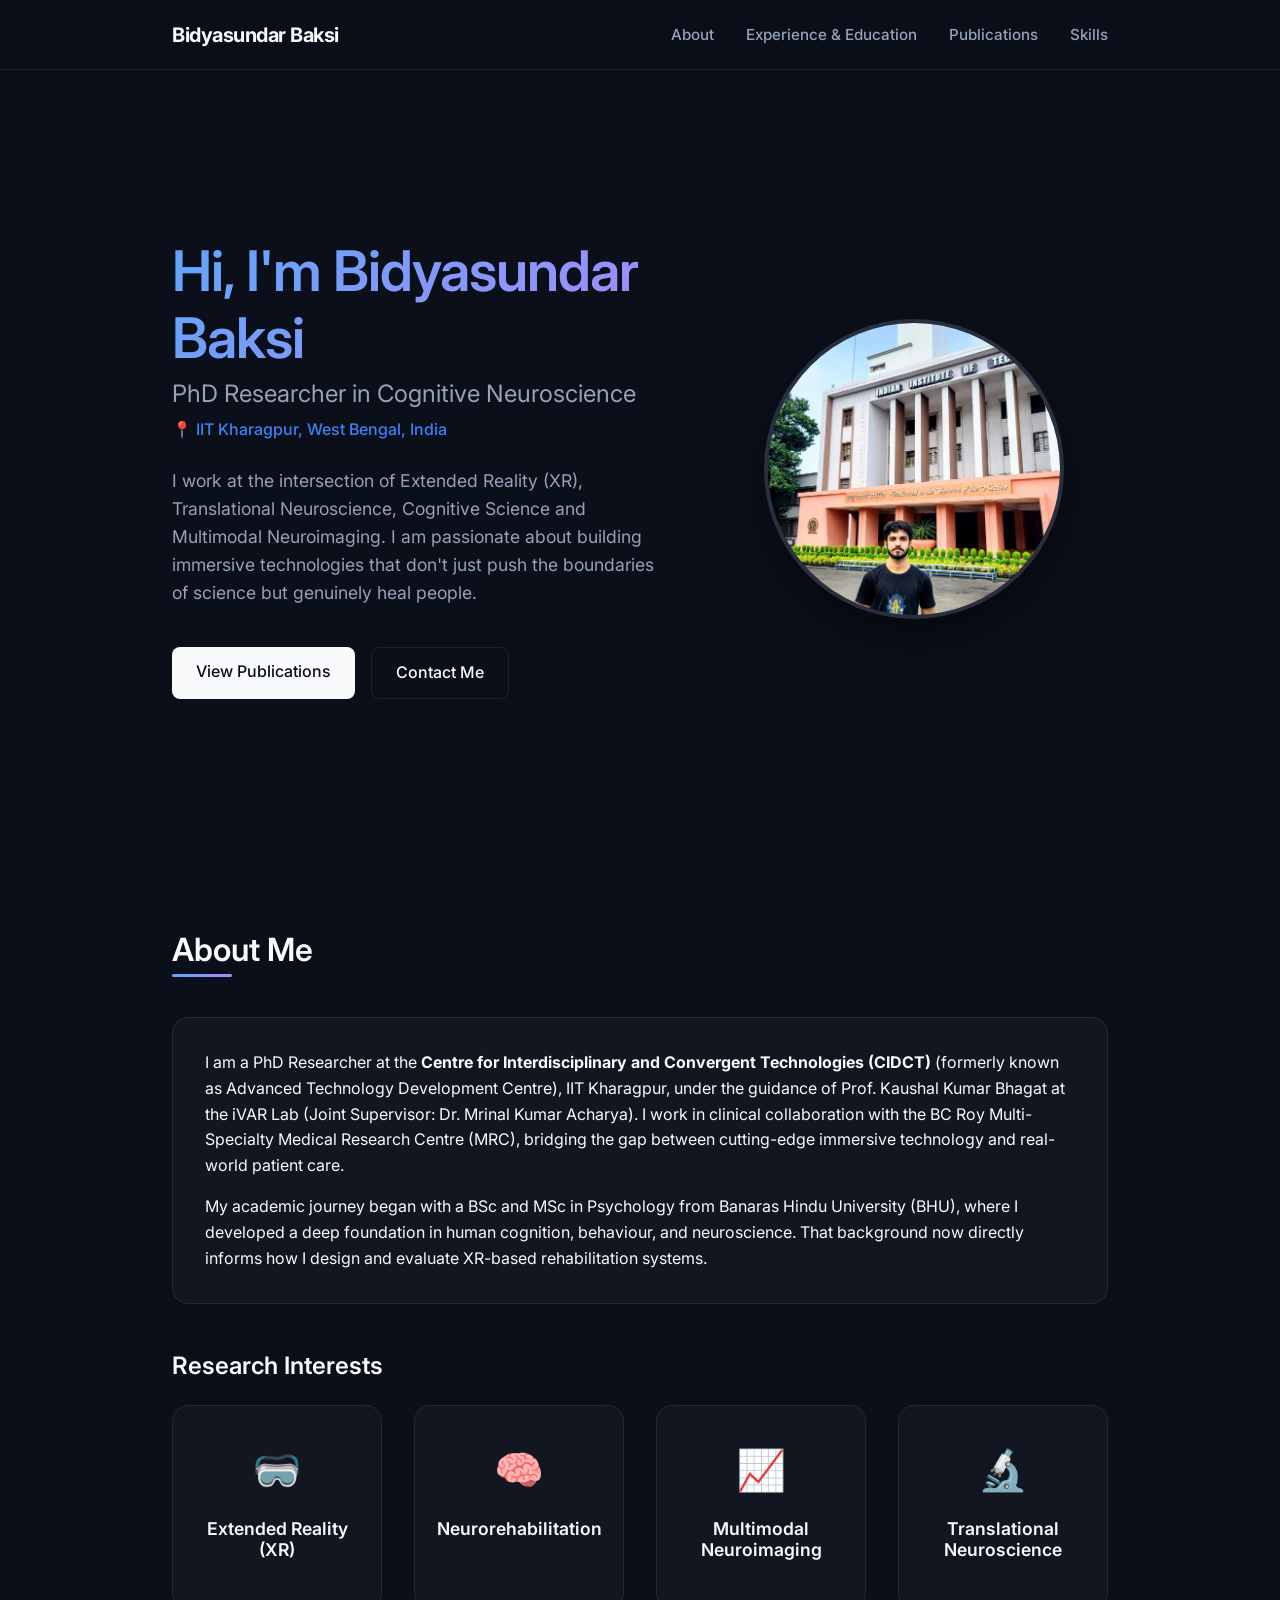
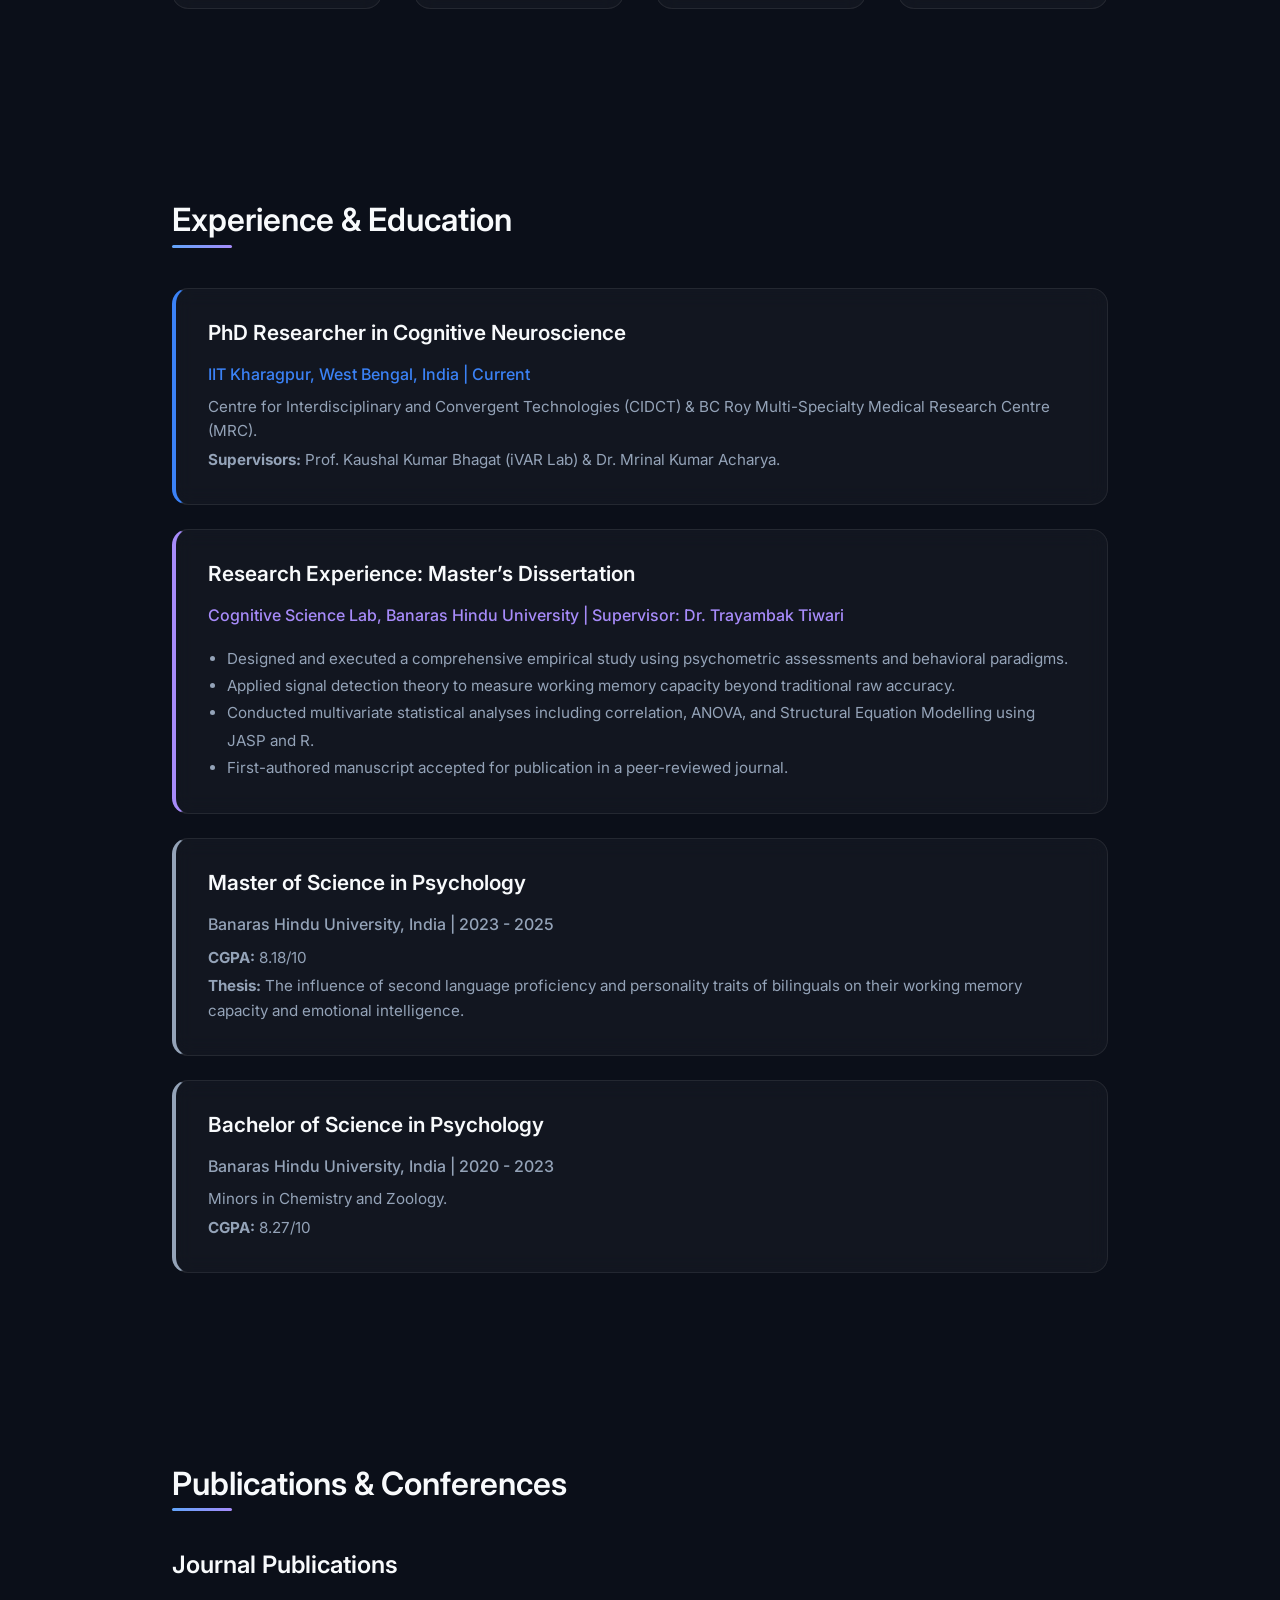
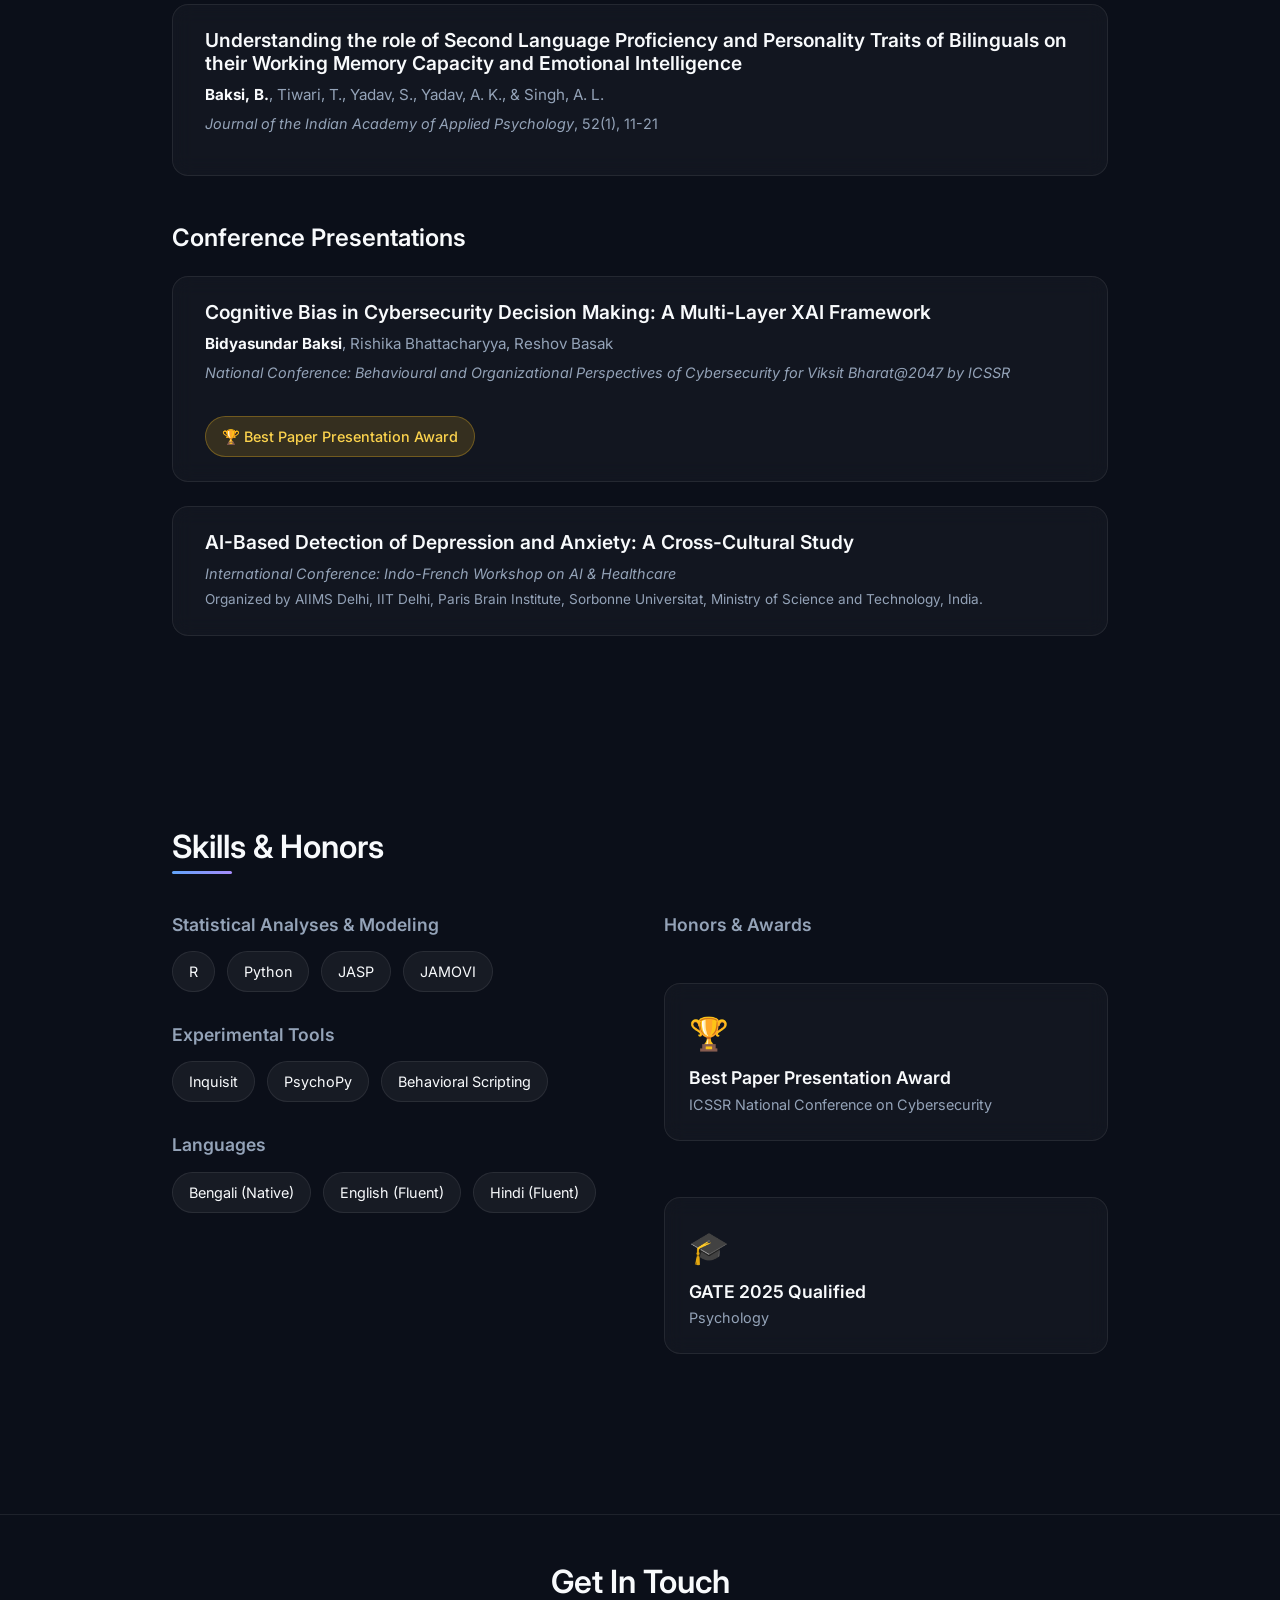
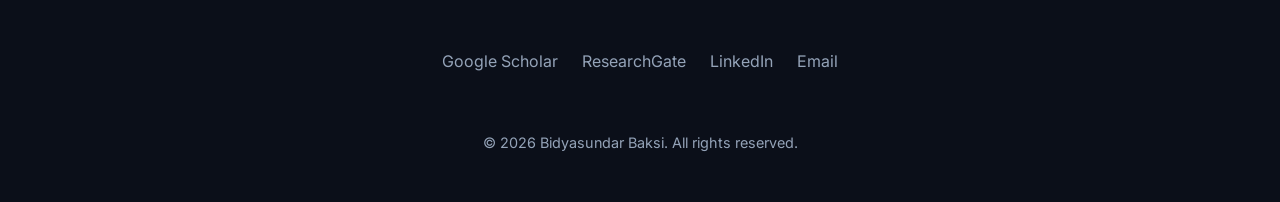
<file: index.html>
<!DOCTYPE html>
<html lang="en">
<head>
    <meta charset="UTF-8">
    <meta name="viewport" content="width=device-width, initial-scale=1.0">
    <title>Bidyasundar Baksi - Academic Portfolio</title>
    <link rel="stylesheet" href="styles.css">
    <!-- Google Fonts -->
    <link rel="preconnect" href="https://fonts.googleapis.com">
    <link rel="preconnect" href="https://fonts.gstatic.com" crossorigin>
    <link href="https://fonts.googleapis.com/css2?family=Inter:wght@300;400;500;600;700&display=swap" rel="stylesheet">
</head>
<body>
    <nav class="navbar">
        <div class="nav-content">
            <a href="#" class="logo">Bidyasundar Baksi</a>
            <ul class="nav-links">
                <li><a href="#about">About</a></li>
                <li><a href="#experience">Experience & Education</a></li>
                <li><a href="#publications">Publications</a></li>
                <li><a href="#skills">Skills</a></li>
            </ul>
        </div>
    </nav>

    <main>
        <!-- Hero Section -->
        <section id="hero" class="hero-section fade-in">
            <div class="hero-content">
                <h1 class="gradient-text">Hi, I'm Bidyasundar Baksi</h1>
                <h2 class="subtitle" style="margin-bottom: 0.5rem;">PhD Researcher in Cognitive Neuroscience</h2>
                <p style="color: var(--accent-color); font-weight: 500; margin-bottom: 1.5rem;">📍 IIT Kharagpur, West Bengal, India</p>
                <p class="bio">I work at the intersection of Extended Reality (XR), Translational Neuroscience, Cognitive Science and Multimodal Neuroimaging. I am passionate about building immersive technologies that don't just push the boundaries of science but genuinely heal people.</p>
                <div class="hero-actions">
                    <a href="#publications" class="btn btn-primary">View Publications</a>
                    <a href="#contact" class="btn btn-secondary">Contact Me</a>
                </div>
            </div>
            <!-- Profile Image -->
            <div class="hero-image">
                <!-- Place your photo in the same folder and make sure it is named 'profile.jpg' -->
                <img src="profile.jpg" alt="Bidyasundar Baksi" class="profile-img">
            </div>
        </section>

        <!-- About Section -->
        <section id="about" class="section">
            <h2 class="section-title fade-in">About Me</h2>
            <div class="glass-card fade-in" style="margin-bottom: 3rem;">
                <p style="margin-bottom: 1rem;">I am a PhD Researcher at the <strong>Centre for Interdisciplinary and Convergent Technologies (CIDCT)</strong> (formerly known as Advanced Technology Development Centre), IIT Kharagpur, under the guidance of Prof. Kaushal Kumar Bhagat at the iVAR Lab (Joint Supervisor: Dr. Mrinal Kumar Acharya). I work in clinical collaboration with the BC Roy Multi-Specialty Medical Research Centre (MRC), bridging the gap between cutting-edge immersive technology and real-world patient care.</p>
                <p>My academic journey began with a BSc and MSc in Psychology from Banaras Hindu University (BHU), where I developed a deep foundation in human cognition, behaviour, and neuroscience. That background now directly informs how I design and evaluate XR-based rehabilitation systems.</p>
            </div>
            
            <h3 class="fade-in" style="margin-bottom: 1.5rem; color: var(--text-primary); font-size: 1.5rem;">Research Interests</h3>
            <div class="grid cards-grid">
                <div class="card glass-card fade-in" style="text-align: center; padding: 2rem 1rem;">
                    <div class="card-icon">🥽</div>
                    <h3 style="font-size: 1.1rem;">Extended Reality (XR)</h3>
                </div>
                <div class="card glass-card fade-in" style="text-align: center; padding: 2rem 1rem;">
                    <div class="card-icon">🧠</div>
                    <h3 style="font-size: 1.1rem;">Neurorehabilitation</h3>
                </div>
                <div class="card glass-card fade-in" style="text-align: center; padding: 2rem 1rem;">
                    <div class="card-icon">📈</div>
                    <h3 style="font-size: 1.1rem;">Multimodal Neuroimaging</h3>
                </div>
                <div class="card glass-card fade-in" style="text-align: center; padding: 2rem 1rem;">
                    <div class="card-icon">🔬</div>
                    <h3 style="font-size: 1.1rem;">Translational Neuroscience</h3>
                </div>
            </div>
        </section>

        <!-- Experience & Education -->
        <section id="experience" class="section">
            <h2 class="section-title fade-in">Experience & Education</h2>
            
            <div class="timeline">
                <!-- PhD -->
                <div class="glass-card fade-in" style="margin-bottom: 1.5rem; border-left: 4px solid var(--accent-color);">
                    <h3 style="color: var(--text-primary); font-size: 1.3rem;">PhD Researcher in Cognitive Neuroscience</h3>
                    <p style="color: var(--accent-color); font-weight: 500; margin-bottom: 0.5rem;">IIT Kharagpur, West Bengal, India | Current</p>
                    <p style="color: var(--text-secondary); font-size: 0.95rem; margin-bottom: 0.25rem;">Centre for Interdisciplinary and Convergent Technologies (CIDCT) & BC Roy Multi-Specialty Medical Research Centre (MRC).</p>
                    <p style="color: var(--text-secondary); font-size: 0.95rem;"><strong>Supervisors:</strong> Prof. Kaushal Kumar Bhagat (iVAR Lab) & Dr. Mrinal Kumar Acharya.</p>
                </div>

                <!-- Master's Dissertation -->
                <div class="glass-card fade-in" style="margin-bottom: 1.5rem; border-left: 4px solid #A78BFA;">
                    <h3 style="color: var(--text-primary); font-size: 1.3rem;">Research Experience: Master’s Dissertation</h3>
                    <p style="color: #A78BFA; font-weight: 500; margin-bottom: 0.5rem;">Cognitive Science Lab, Banaras Hindu University | Supervisor: Dr. Trayambak Tiwari</p>
                    <ul style="margin-top: 1rem; padding-left: 1.2rem; color: var(--text-secondary); font-size: 0.95rem; line-height: 1.8;">
                        <li>Designed and executed a comprehensive empirical study using psychometric assessments and behavioral paradigms.</li>
                        <li>Applied signal detection theory to measure working memory capacity beyond traditional raw accuracy.</li>
                        <li>Conducted multivariate statistical analyses including correlation, ANOVA, and Structural Equation Modelling using JASP and R.</li>
                        <li>First-authored manuscript accepted for publication in a peer-reviewed journal.</li>
                    </ul>
                </div>

                <!-- MSc -->
                <div class="glass-card fade-in" style="margin-bottom: 1.5rem; border-left: 4px solid var(--text-secondary);">
                    <h3 style="color: var(--text-primary); font-size: 1.3rem;">Master of Science in Psychology</h3>
                    <p style="color: var(--text-secondary); font-weight: 500; margin-bottom: 0.5rem;">Banaras Hindu University, India | 2023 - 2025</p>
                    <p style="color: var(--text-secondary); font-size: 0.95rem; margin-bottom: 0.25rem;"><strong>CGPA:</strong> 8.18/10</p>
                    <p style="color: var(--text-secondary); font-size: 0.95rem;"><strong>Thesis:</strong> The influence of second language proficiency and personality traits of bilinguals on their working memory capacity and emotional intelligence.</p>
                </div>

                <!-- BSc -->
                <div class="glass-card fade-in" style="border-left: 4px solid var(--text-secondary);">
                    <h3 style="color: var(--text-primary); font-size: 1.3rem;">Bachelor of Science in Psychology</h3>
                    <p style="color: var(--text-secondary); font-weight: 500; margin-bottom: 0.5rem;">Banaras Hindu University, India | 2020 - 2023</p>
                    <p style="color: var(--text-secondary); font-size: 0.95rem; margin-bottom: 0.25rem;">Minors in Chemistry and Zoology.</p>
                    <p style="color: var(--text-secondary); font-size: 0.95rem;"><strong>CGPA:</strong> 8.27/10</p>
                </div>
            </div>
        </section>

        <!-- Publications & Conferences -->
        <section id="publications" class="section">
            <h2 class="section-title fade-in">Publications & Conferences</h2>
            
            <h3 class="fade-in" style="margin-bottom: 1.5rem; color: var(--text-primary); font-size: 1.5rem;">Journal Publications</h3>
            <div class="publication-list" style="margin-bottom: 3rem;">
                <article class="publication-item glass-card fade-in">
                    <div class="pub-details">
                        <h3 class="pub-title">Understanding the role of Second Language Proficiency and Personality Traits of Bilinguals on their Working Memory Capacity and Emotional Intelligence</h3>
                        <p class="pub-authors"><strong>Baksi, B.</strong>, Tiwari, T., Yadav, S., Yadav, A. K., & Singh, A. L.</p>
                        <p class="pub-venue"><em>Journal of the Indian Academy of Applied Psychology</em>, 52(1), 11-21</p>
                    </div>
                </article>
            </div>

            <h3 class="fade-in" style="margin-bottom: 1.5rem; color: var(--text-primary); font-size: 1.5rem;">Conference Presentations</h3>
            <div class="publication-list">
                <article class="publication-item glass-card fade-in">
                    <div class="pub-details">
                        <div style="display: flex; justify-content: space-between; align-items: flex-start; flex-wrap: wrap; gap: 1rem;">
                            <div>
                                <h3 class="pub-title">Cognitive Bias in Cybersecurity Decision Making: A Multi-Layer XAI Framework</h3>
                                <p class="pub-authors"><strong>Bidyasundar Baksi</strong>, Rishika Bhattacharyya, Reshov Basak</p>
                                <p class="pub-venue"><em>National Conference: Behavioural and Organizational Perspectives of Cybersecurity for Viksit Bharat@2047 by ICSSR</em></p>
                            </div>
                            <span class="tag" style="background: rgba(251, 191, 36, 0.15); color: #FCD34D; border-color: rgba(251, 191, 36, 0.3); font-weight: 500;">🏆 Best Paper Presentation Award</span>
                        </div>
                    </div>
                </article>

                <article class="publication-item glass-card fade-in">
                    <div class="pub-details">
                        <h3 class="pub-title">AI-Based Detection of Depression and Anxiety: A Cross-Cultural Study</h3>
                        <p class="pub-venue" style="margin-top: 0.5rem; margin-bottom: 0.25rem;"><em>International Conference: Indo-French Workshop on AI & Healthcare</em></p>
                        <p style="color: var(--text-secondary); font-size: 0.85rem;">Organized by AIIMS Delhi, IIT Delhi, Paris Brain Institute, Sorbonne Universitat, Ministry of Science and Technology, India.</p>
                    </div>
                </article>
            </div>
        </section>

        <!-- Skills -->
        <section id="skills" class="section">
            <h2 class="section-title fade-in">Skills & Honors</h2>
            
            <div class="grid skills-grid">
                <div class="skills-container fade-in">
                    <div class="skill-category">
                        <h3>Statistical Analyses & Modeling</h3>
                        <div class="tags">
                            <span class="tag">R</span>
                            <span class="tag">Python</span>
                            <span class="tag">JASP</span>
                            <span class="tag">JAMOVI</span>
                        </div>
                    </div>

                    <div class="skill-category">
                        <h3>Experimental Tools</h3>
                        <div class="tags">
                            <span class="tag">Inquisit</span>
                            <span class="tag">PsychoPy</span>
                            <span class="tag">Behavioral Scripting</span>
                        </div>
                    </div>

                    <div class="skill-category">
                        <h3>Languages</h3>
                        <div class="tags">
                            <span class="tag">Bengali (Native)</span>
                            <span class="tag">English (Fluent)</span>
                            <span class="tag">Hindi (Fluent)</span>
                        </div>
                    </div>
                </div>

                <div class="skills-container fade-in">
                    <h3 style="color: var(--text-secondary); margin-bottom: 1rem; font-size: 1.1rem;">Honors & Awards</h3>
                    <div class="glass-card" style="padding: 1.5rem; margin-bottom: 1.5rem;">
                        <div style="font-size: 2rem; margin-bottom: 0.5rem;">🏆</div>
                        <h4 style="margin-bottom: 0.25rem; font-size: 1.1rem;">Best Paper Presentation Award</h4>
                        <p style="color: var(--text-secondary); font-size: 0.9rem;">ICSSR National Conference on Cybersecurity</p>
                    </div>
                    <div class="glass-card" style="padding: 1.5rem;">
                        <div style="font-size: 2rem; margin-bottom: 0.5rem;">🎓</div>
                        <h4 style="margin-bottom: 0.25rem; font-size: 1.1rem;">GATE 2025 Qualified</h4>
                        <p style="color: var(--text-secondary); font-size: 0.9rem;">Psychology</p>
                    </div>
                </div>
            </div>
        </section>
    </main>

    <footer id="contact">
        <div class="footer-content">
            <h2 style="margin-bottom: 1.5rem; font-size: 2rem;">Get In Touch</h2>
            <div class="social-links">
                <a href="#" target="_blank">Google Scholar</a>
                <a href="#" target="_blank">ResearchGate</a>
                <a href="https://www.linkedin.com/in/bsb99" target="_blank">LinkedIn</a>
                <a href="mailto:baksibidyasundar@gmail.com" target="_blank">Email</a>
            </div>
            <p style="margin-top: 2rem;">&copy; <span id="year"></span> Bidyasundar Baksi. All rights reserved.</p>
        </div>
    </footer>

    <script src="script.js"></script>
</body>
</html>
</file>
<file: styles.css>
:root {
    /* Premium Dark Theme Colors */
    --bg-color: #0B0F19; /* Deep Slate/Navy Black */
    --bg-color-glass: rgba(11, 15, 25, 0.7);
    --text-primary: #F8FAFC;
    --text-secondary: #94A3B8;
    --accent-color: #3B82F6;
    --accent-gradient: linear-gradient(135deg, #60A5FA, #A78BFA);
    
    /* Card / Glass effects */
    --card-bg: rgba(255, 255, 255, 0.03);
    --card-border: rgba(255, 255, 255, 0.08);
    --card-hover-border: rgba(255, 255, 255, 0.2);
    
    /* Layout */
    --max-width: 1000px;
    --nav-height: 70px;
}

* {
    margin: 0;
    padding: 0;
    box-sizing: border-box;
}

html {
    scroll-behavior: smooth;
}

body {
    font-family: 'Inter', -apple-system, BlinkMacSystemFont, "Segoe UI", Roboto, Helvetica, Arial, sans-serif;
    background-color: var(--bg-color);
    color: var(--text-primary);
    line-height: 1.6;
    overflow-x: hidden;
}

/* Typography Elements */
h1, h2, h3, h4 {
    font-weight: 600;
    line-height: 1.2;
    margin-bottom: 1rem;
}

.gradient-text {
    background: var(--accent-gradient);
    -webkit-background-clip: text;
    -webkit-text-fill-color: transparent;
    display: inline-block;
}

.section-title {
    font-size: 2rem;
    margin-bottom: 2.5rem;
    position: relative;
    padding-bottom: 0.5rem;
}

.section-title::after {
    content: '';
    position: absolute;
    bottom: 0;
    left: 0;
    width: 60px;
    height: 3px;
    background: var(--accent-gradient);
    border-radius: 2px;
}

/* Navigation */
.navbar {
    position: fixed;
    top: 0;
    width: 100%;
    height: var(--nav-height);
    background: var(--bg-color-glass);
    backdrop-filter: blur(12px);
    -webkit-backdrop-filter: blur(12px);
    border-bottom: 1px solid var(--card-border);
    z-index: 1000;
    transition: all 0.3s ease;
}

.nav-content {
    max-width: var(--max-width);
    margin: 0 auto;
    height: 100%;
    display: flex;
    justify-content: space-between;
    align-items: center;
    padding: 0 2rem;
}

.logo {
    font-size: 1.25rem;
    font-weight: 700;
    color: var(--text-primary);
    text-decoration: none;
    letter-spacing: -0.5px;
}

.nav-links {
    display: flex;
    list-style: none;
    gap: 2rem;
}

.nav-links a {
    color: var(--text-secondary);
    text-decoration: none;
    font-size: 0.95rem;
    font-weight: 500;
    transition: color 0.2s ease;
}

.nav-links a:hover {
    color: var(--text-primary);
}

/* Main Layout */
main {
    max-width: var(--max-width);
    margin: 0 auto;
    padding: 0 2rem;
    padding-top: var(--nav-height);
}

.section {
    padding: 6rem 0;
}

/* Hero Section */
.hero-section {
    min-height: 85vh;
    display: flex;
    align-items: center;
    justify-content: space-between;
    gap: 4rem;
    padding-top: 2rem;
}

.hero-content {
    flex: 1;
}

.hero-content h1 {
    font-size: 3.5rem;
    margin-bottom: 0.5rem;
    letter-spacing: -1px;
}

.hero-content .subtitle {
    font-size: 1.5rem;
    color: var(--text-secondary);
    font-weight: 400;
    margin-bottom: 1.5rem;
}

.hero-content .bio {
    font-size: 1.1rem;
    color: var(--text-secondary);
    max-width: 600px;
    margin-bottom: 2.5rem;
}

.hero-actions {
    display: flex;
    gap: 1rem;
}

/* Buttons */
.btn {
    padding: 0.75rem 1.5rem;
    border-radius: 8px;
    font-weight: 500;
    text-decoration: none;
    transition: all 0.3s ease;
    font-size: 1rem;
    display: inline-block;
}

.btn-primary {
    background: var(--text-primary);
    color: var(--bg-color);
}

.btn-primary:hover {
    background: #E2E8F0;
    transform: translateY(-2px);
}

.btn-secondary {
    background: transparent;
    color: var(--text-primary);
    border: 1px solid var(--card-border);
}

.btn-secondary:hover {
    border-color: var(--card-hover-border);
    background: rgba(255,255,255,0.05);
    transform: translateY(-2px);
}

/* Hero Image */
.hero-image {
    flex: 0.8;
    display: flex;
    justify-content: center;
}

.profile-img {
    width: 300px;
    height: 300px;
    border-radius: 50%;
    object-fit: cover; /* Keeps image from squishing */
    border: 4px solid var(--card-border);
    box-shadow: 0 20px 40px rgba(0,0,0,0.4);
    transition: all 0.4s ease;
    background: linear-gradient(135deg, rgba(96, 165, 250, 0.1), rgba(167, 139, 250, 0.1));
}

.profile-img:hover {
    transform: translateY(-5px) scale(1.02);
    border-color: var(--accent-color);
    box-shadow: 0 25px 50px rgba(59, 130, 246, 0.2); /* Soft blue glow */
}

/* Glassmorphism Cards */
.glass-card {
    background: var(--card-bg);
    backdrop-filter: blur(10px);
    -webkit-backdrop-filter: blur(10px);
    border: 1px solid var(--card-border);
    border-radius: 16px;
    padding: 2rem;
    transition: all 0.3s ease;
}

.glass-card:hover {
    border-color: var(--card-hover-border);
    transform: translateY(-5px);
    box-shadow: 0 10px 30px rgba(0,0,0,0.2);
}

/* Grid Layouts */
.grid {
    display: grid;
    gap: 2rem;
}

.cards-grid {
    grid-template-columns: repeat(auto-fit, minmax(200px, 1fr));
}

.skills-grid {
    grid-template-columns: repeat(auto-fit, minmax(300px, 1fr));
    gap: 3rem;
}

.card-icon {
    font-size: 2.5rem;
    margin-bottom: 1rem;
}

.card p {
    color: var(--text-secondary);
    font-size: 0.95rem;
}

/* Publications */
.publication-list {
    display: flex;
    flex-direction: column;
    gap: 1.5rem;
}

.publication-item {
    display: flex;
    gap: 2rem;
    padding: 1.5rem 2rem;
}

.pub-year {
    font-size: 1.5rem;
    font-weight: 700;
    color: var(--accent-color);
    opacity: 0.8;
}

.pub-details {
    flex: 1;
}

.pub-title {
    font-size: 1.2rem;
    margin-bottom: 0.5rem;
}

.pub-authors {
    color: var(--text-secondary);
    font-size: 0.95rem;
    margin-bottom: 0.25rem;
}

.pub-authors strong {
    color: var(--text-primary);
}

.pub-venue {
    color: var(--text-secondary);
    font-size: 0.9rem;
    margin-bottom: 1rem;
}

.pub-link {
    color: var(--accent-color);
    text-decoration: none;
    font-size: 0.9rem;
    font-weight: 500;
    display: inline-flex;
    align-items: center;
    gap: 0.25rem;
    transition: color 0.2s ease;
}

.pub-link:hover {
    color: #60A5FA;
}

/* Skills Section */
.skills-container {
    display: flex;
    flex-direction: column;
    gap: 2rem;
}

.skill-category h3 {
    font-size: 1.1rem;
    margin-bottom: 1rem;
    color: var(--text-secondary);
}

.tags {
    display: flex;
    flex-wrap: wrap;
    gap: 0.75rem;
}

.tag {
    background: rgba(255, 255, 255, 0.05);
    border: 1px solid var(--card-border);
    padding: 0.5rem 1rem;
    border-radius: 100px;
    font-size: 0.9rem;
    color: var(--text-primary);
    transition: all 0.2s ease;
}

.tag:hover {
    background: rgba(255, 255, 255, 0.1);
    border-color: var(--card-hover-border);
    transform: translateY(-2px);
}

/* Footer */
footer {
    border-top: 1px solid var(--card-border);
    padding: 3rem 2rem;
    margin-top: 4rem;
}

.footer-content {
    max-width: var(--max-width);
    margin: 0 auto;
    display: flex;
    flex-direction: column;
    align-items: center;
    gap: 1.5rem;
}

.social-links {
    display: flex;
    gap: 1.5rem;
}

.social-links a {
    color: var(--text-secondary);
    text-decoration: none;
    transition: color 0.2s ease;
}

.social-links a:hover {
    color: var(--text-primary);
}

.footer-content p {
    color: var(--text-secondary);
    font-size: 0.9rem;
}

/* Scroll Animations */
.fade-in {
    opacity: 0;
    transform: translateY(20px);
    transition: opacity 0.6s ease-out, transform 0.6s ease-out;
}

.fade-in.visible {
    opacity: 1;
    transform: translateY(0);
}

/* Responsive Design */
@media (max-width: 768px) {
    .hero-section {
        flex-direction: column-reverse;
        text-align: center;
        padding-top: 4rem;
    }
    
    .hero-content h1 {
        font-size: 2.5rem;
    }
    
    .hero-actions {
        justify-content: center;
    }
    
    .section-title::after {
        left: 50%;
        transform: translateX(-50%);
    }
    
    .section-title {
        text-align: center;
    }
    
    .publication-item {
        flex-direction: column;
        gap: 0.5rem;
    }
    
    .pub-year {
        font-size: 1.2rem;
    }
    
    .nav-links {
        display: none;
    }
    
    .skills-grid {
        grid-template-columns: 1fr;
    }
}
</file>
